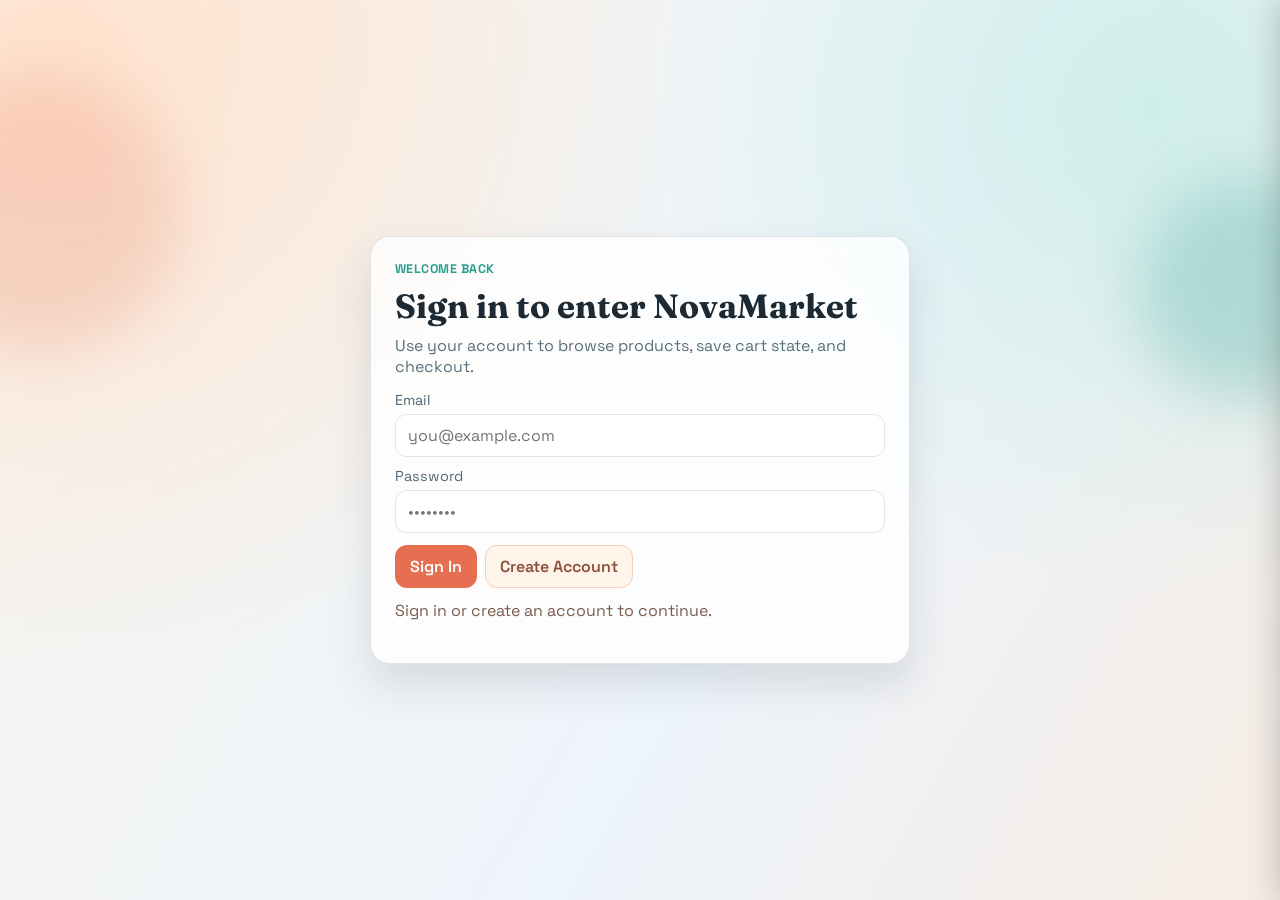
<file: WebShop.Web/wwwroot/index.html>
<!doctype html>
<html lang="en">
<head>
  <meta charset="UTF-8" />
  <meta name="viewport" content="width=device-width, initial-scale=1.0" />
  <title>NovaMarket | Modern WebShop</title>
  <link rel="stylesheet" href="styles.css" />
</head>
<body>
  <div class="bg-orb orb-a"></div>
  <div class="bg-orb orb-b"></div>

  <section id="authGate" class="auth-gate">
    <article class="auth-card glass">
      <p class="kicker">Welcome Back</p>
      <h2>Sign in to enter NovaMarket</h2>
      <p class="auth-sub">Use your account to browse products, save cart state, and checkout.</p>

      <div class="auth-grid">
        <label>
          <span>Email</span>
          <input id="gateEmailInput" type="email" placeholder="you@example.com" />
        </label>
        <label>
          <span>Password</span>
          <input id="gatePasswordInput" type="password" placeholder="••••••••" />
        </label>
      </div>

      <div class="auth-actions">
        <button id="gateLoginBtn" class="btn btn-primary">Sign In</button>
        <button id="gateRegisterBtn" class="btn btn-soft">Create Account</button>
      </div>
      <p id="gateStatusText" class="auth-status">Sign in or create an account to continue.</p>
    </article>
  </section>

  <div id="shopShell" class="hidden">

  <header class="topbar glass">
    <div class="brand">
      <span class="brand-mark">NM</span>
      <div>
        <h1>NovaMarket</h1>
        <p>Curated gear for work and play</p>
      </div>
    </div>

    <div class="auth-box">
      <input id="emailInput" type="email" placeholder="Email" />
      <input id="passwordInput" type="password" placeholder="Password" />
      <button id="loginBtn" class="btn btn-primary">Sign In</button>
      <button id="registerBtn" class="btn btn-soft">Register</button>
      <button id="logoutBtn" class="btn btn-ghost">Logout</button>
    </div>
  </header>

  <nav class="nav-strip glass">
    <a href="/" data-route="home">Home</a>
    <a href="#catalog">Catalog</a>
    <a href="#collections">Collections</a>
    <a href="#" id="navOpenCart">Cart</a>
  </nav>

  <main class="page">
    <section id="homeView">
    <section class="hero glass reveal">
      <div>
        <p class="kicker">Spring Tech Drop</p>
        <h2>Not just a shop. A storefront experience.</h2>
        <p>
          Explore high-quality picks, track your cart live, and browse categories in a premium web layout.
        </p>
      </div>
      <div class="hero-cta">
        <button id="shopNowBtn" class="btn btn-primary">Shop Now</button>
        <button id="openCartBtn" class="btn btn-soft">Open Cart</button>
      </div>
    </section>

    <section class="chip-strip glass reveal">
      <div class="chip-strip-head">
        <h3>Browse by Category</h3>
        <button id="clearChipFilterBtn" class="btn btn-ghost">Clear</button>
      </div>
      <div id="categoryChips" class="chips"></div>
    </section>

    <section id="collections" class="collections glass reveal">
      <div class="collections-head">
        <h3>Featured Collections</h3>
        <p>Quick storefront lanes without images.</p>
      </div>
      <div class="collection-row">
        <button class="collection-card" data-collection="new">Fresh Releases</button>
        <button class="collection-card" data-collection="budget">Under EUR 40</button>
        <button class="collection-card" data-collection="low-stock">Limited Stock</button>
        <button class="collection-card" data-collection="premium">Premium Picks</button>
      </div>
    </section>

    <section class="featured glass reveal">
      <div class="featured-head">
        <h3>Featured Today</h3>
        <div class="featured-actions">
          <button id="featuredPrevBtn" class="btn btn-ghost">Prev</button>
          <button id="featuredNextBtn" class="btn btn-ghost">Next</button>
          <button id="featuredOpenBtn" class="btn btn-primary">View</button>
        </div>
      </div>
      <div id="featuredContent" class="featured-content"></div>
    </section>

    <section id="catalog" class="catalog glass reveal">
      <div class="catalog-top">
        <h3>Catalog</h3>
        <p id="statusText">Loading products...</p>
      </div>

      <div class="filters">
        <input id="searchInput" type="text" placeholder="Search name, brand, description" />
        <select id="categorySelect"></select>
        <input id="minPriceInput" type="number" min="0" placeholder="Min EUR" />
        <input id="maxPriceInput" type="number" min="0" placeholder="Max EUR" />
        <button id="searchBtn" class="btn btn-primary">Search</button>
        <button id="resetBtn" class="btn btn-soft">Reset</button>
      </div>

      <div id="productGrid" class="product-grid"></div>
    </section>
    </section>

    <section id="productView" class="product-view glass hidden">
      <button id="productBackBtn" class="btn btn-ghost">Back To Catalog</button>
      <article class="product-hero">
        <div id="routeProductThumb" class="route-thumb">NM</div>
        <div class="product-hero-body">
          <p id="routeProductBrand" class="kicker">Brand</p>
          <h2 id="routeProductTitle">Product</h2>
          <p id="routeProductMeta" class="route-meta">EUR 0.00</p>
          <p id="routeProductDescription" class="route-desc">Description</p>
          <div class="hero-cta">
            <button id="routeAddToCartBtn" class="btn btn-primary">Add To Cart</button>
            <button id="routeOpenCartBtn" class="btn btn-soft">Open Cart</button>
          </div>
        </div>
      </article>

      <section class="route-section">
        <h3>Recent Reviews</h3>
        <div id="routeReviewList" class="review-list"></div>
      </section>

      <section class="route-section">
        <h3>You Might Also Like</h3>
        <div id="routeRecoGrid" class="product-grid"></div>
      </section>
    </section>
  </main>
  </div>

  <aside id="cartDrawer" class="cart-drawer">
    <div class="cart-header">
      <h3>Your Cart</h3>
      <button id="closeCartBtn" class="btn btn-ghost">Close</button>
    </div>
    <div id="cartItems" class="cart-items"></div>
    <div class="cart-footer">
      <input id="shippingInput" type="text" placeholder="Shipping address" />
      <input id="discountInput" type="text" placeholder="Discount code (optional)" />
      <div class="cart-total-row">
        <span>Total</span>
        <strong id="cartTotal">EUR 0.00</strong>
      </div>
      <button id="checkoutBtn" class="btn btn-primary">Checkout</button>
    </div>
  </aside>

  <dialog id="productDialog" class="product-dialog">
    <article>
      <header>
        <h3 id="dialogTitle"></h3>
        <button id="dialogCloseBtn" class="btn btn-ghost">Close</button>
      </header>
      <p id="dialogMeta"></p>
      <p id="dialogDescription"></p>
      <div class="dialog-actions">
        <button id="dialogAddBtn" class="btn btn-primary">Add To Cart</button>
      </div>
      <h4>Recent Reviews</h4>
      <div id="reviewList" class="review-list"></div>
    </article>
  </dialog>

  <script src="app.js"></script>
</body>
</html>
</file>
<file: WebShop.Web/wwwroot/styles.css>
@import url('https://fonts.googleapis.com/css2?family=Space+Grotesk:wght@400;500;700&family=Fraunces:opsz,wght@9..144,600;9..144,700&display=swap');

:root {
  --bg: #f5f0e8;
  --card: rgba(255, 255, 255, 0.82);
  --ink: #1d2a33;
  --muted: #59707c;
  --primary: #e76f51;
  --primary-dark: #c75a3f;
  --accent: #2a9d8f;
  --line: rgba(30, 40, 52, 0.12);
  --shadow: 0 20px 40px rgba(35, 40, 51, 0.12);
}

* { box-sizing: border-box; }

body {
  margin: 0;
  min-height: 100vh;
  font-family: 'Space Grotesk', sans-serif;
  color: var(--ink);
  background:
    radial-gradient(circle at 5% 5%, #ffe3ce 0%, transparent 42%),
    radial-gradient(circle at 90% 12%, #cfeeea 0%, transparent 35%),
    linear-gradient(120deg, #f8f4ed, #edf4fb 60%, #f6ece4);
}

.bg-orb {
  position: fixed;
  border-radius: 999px;
  filter: blur(30px);
  z-index: -1;
}

.auth-gate {
  min-height: 100vh;
  display: grid;
  place-items: center;
  padding: 20px;
}

.auth-card {
  width: min(540px, 95vw);
  border-radius: 20px;
  padding: 24px;
}

.auth-card h2 {
  margin: 8px 0;
  font-family: 'Fraunces', serif;
  font-size: clamp(1.5rem, 4vw, 2.1rem);
}

.auth-sub {
  margin: 0 0 14px;
  color: var(--muted);
}

.auth-grid {
  display: grid;
  grid-template-columns: 1fr;
  gap: 10px;
}

.auth-grid label span {
  display: block;
  font-size: 0.9rem;
  margin-bottom: 5px;
  color: #4f6775;
}

.auth-grid input {
  width: 100%;
}

.auth-actions {
  margin-top: 12px;
  display: flex;
  gap: 8px;
}

.auth-status {
  margin-top: 12px;
  color: #7a5b4c;
  min-height: 1.4em;
}

.orb-a {
  width: 280px;
  height: 280px;
  background: rgba(231, 111, 81, 0.2);
  top: 72px;
  left: -100px;
}

.orb-b {
  width: 220px;
  height: 220px;
  background: rgba(42, 157, 143, 0.25);
  right: -80px;
  top: 180px;
}

.topbar {
  margin: 18px auto;
  width: min(1280px, 95vw);
  padding: 14px 16px;
  border-radius: 18px;
  display: flex;
  justify-content: space-between;
  align-items: center;
  gap: 16px;
}

.nav-strip {
  position: sticky;
  top: 10px;
  z-index: 70;
  margin: 0 auto 12px;
  width: min(1280px, 95vw);
  border-radius: 14px;
  padding: 10px 12px;
  display: flex;
  align-items: center;
  gap: 16px;
}

.nav-strip a {
  text-decoration: none;
  color: var(--ink);
  font-weight: 600;
  font-size: 0.95rem;
  padding: 6px 10px;
  border-radius: 999px;
}

.nav-strip a:hover {
  background: #fff0e2;
  color: #914730;
}

.glass {
  backdrop-filter: blur(10px);
  background: var(--card);
  border: 1px solid var(--line);
  box-shadow: var(--shadow);
}

.brand {
  display: flex;
  gap: 12px;
  align-items: center;
}

.brand h1 {
  margin: 0;
  font-family: 'Fraunces', serif;
  font-size: 1.5rem;
}

.brand p {
  margin: 0;
  color: var(--muted);
  font-size: 0.9rem;
}

.brand-mark {
  display: inline-grid;
  place-items: center;
  width: 42px;
  height: 42px;
  border-radius: 12px;
  background: linear-gradient(135deg, var(--primary), #f6ad55);
  color: white;
  font-weight: 700;
}

.auth-box {
  display: flex;
  gap: 8px;
  flex-wrap: wrap;
  justify-content: flex-end;
}

input, select {
  border: 1px solid var(--line);
  border-radius: 12px;
  padding: 10px 12px;
  font: inherit;
  background: rgba(255, 255, 255, 0.94);
  min-width: 140px;
}

.btn {
  border: 1px solid transparent;
  border-radius: 12px;
  padding: 10px 14px;
  font: inherit;
  font-weight: 600;
  cursor: pointer;
  transition: transform 0.15s ease, background 0.15s ease;
}

.btn:hover { transform: translateY(-1px); }

.btn-primary {
  background: var(--primary);
  color: white;
}

.btn-primary:hover { background: var(--primary-dark); }

.btn-soft {
  background: #fff4ea;
  color: #8d4f3d;
  border-color: #f1cfbb;
}

.btn-ghost {
  background: white;
  border-color: var(--line);
  color: var(--ink);
}

.page {
  width: min(1280px, 95vw);
  margin: 0 auto 24px;
  display: grid;
  gap: 16px;
}

.hero {
  display: flex;
  justify-content: space-between;
  gap: 16px;
  padding: 24px;
  border-radius: 20px;
}

.hero h2 {
  margin: 6px 0 8px;
  font-family: 'Fraunces', serif;
  font-size: clamp(1.5rem, 2.8vw, 2.5rem);
}

.kicker {
  margin: 0;
  color: var(--accent);
  font-weight: 700;
  letter-spacing: 0.04em;
  text-transform: uppercase;
  font-size: 0.78rem;
}

.hero p { margin: 0; color: var(--muted); max-width: 62ch; }

.hero-cta { display: flex; gap: 10px; align-items: end; }

.chip-strip, .collections {
  border-radius: 18px;
  padding: 14px;
}

.chip-strip-head, .collections-head {
  display: flex;
  align-items: center;
  justify-content: space-between;
}

.chips {
  margin-top: 10px;
  display: flex;
  flex-wrap: wrap;
  gap: 8px;
}

.chip {
  border: 1px solid #e7d3c4;
  border-radius: 999px;
  padding: 7px 12px;
  background: #fff;
  color: #79574b;
  cursor: pointer;
  font-weight: 600;
}

.chip.active {
  background: #ffe6d7;
  color: #8f412d;
  border-color: #edbca4;
}

.collection-row {
  margin-top: 12px;
  display: grid;
  grid-template-columns: repeat(4, minmax(0, 1fr));
  gap: 10px;
}

.collection-card {
  border: 1px solid #dec8b7;
  border-radius: 14px;
  background: linear-gradient(140deg, #fff8f2, #f5fffd);
  padding: 14px;
  text-align: left;
  font: inherit;
  font-weight: 700;
  color: #32505e;
  cursor: pointer;
}

.collection-card:hover {
  border-color: #d1a38d;
  transform: translateY(-1px);
}

.featured, .catalog {
  border-radius: 18px;
  padding: 16px;
}

.featured-head, .catalog-top {
  display: flex;
  justify-content: space-between;
  align-items: center;
  margin-bottom: 12px;
}

.featured-content {
  border: 1px dashed #dfc6b8;
  border-radius: 14px;
  padding: 14px;
  background: #fff8f2;
}

.filters {
  display: grid;
  grid-template-columns: 1.5fr 1fr 0.7fr 0.7fr auto auto;
  gap: 10px;
  margin-bottom: 14px;
}

.product-grid {
  display: grid;
  grid-template-columns: repeat(auto-fill, minmax(220px, 1fr));
  gap: 14px;
}

.product-card {
  border-radius: 16px;
  border: 1px solid var(--line);
  background: white;
  overflow: hidden;
  box-shadow: 0 8px 18px rgba(30, 35, 40, 0.08);
  animation: rise 0.4s ease;
}

.product-thumb {
  height: 108px;
  display: grid;
  place-items: center;
  color: white;
  font-weight: 700;
  font-size: 1.2rem;
}

.product-body { padding: 12px; }
.product-title { margin: 0 0 8px; font-size: 1rem; min-height: 2.6em; }
.product-meta { display: flex; justify-content: space-between; align-items: center; }
.price { font-weight: 700; color: #244f80; }
.stock { color: #2f7b3e; font-size: 0.85rem; }
.stock.oos { color: #a42d2d; }
.card-actions { margin-top: 10px; display: flex; gap: 8px; }

.badges { display: flex; gap: 6px; flex-wrap: wrap; margin-bottom: 8px; }
.badge {
  border-radius: 999px;
  font-size: 0.72rem;
  padding: 4px 8px;
  font-weight: 700;
}
.badge.new { background: #d8f6de; color: #1f6d31; }
.badge.deal { background: #ffe9ce; color: #8f5b15; }
.badge.low { background: #ffe0e0; color: #912c2c; }
.badge.pop { background: #dde9ff; color: #30598f; }

.cart-drawer {
  position: fixed;
  right: -430px;
  top: 0;
  width: min(420px, 92vw);
  height: 100vh;
  background: #fefbf6;
  box-shadow: -10px 0 30px rgba(16, 18, 20, 0.24);
  border-left: 1px solid #efdcca;
  padding: 16px;
  transition: right 0.25s ease;
  z-index: 100;
  display: grid;
  grid-template-rows: auto 1fr auto;
}

.cart-drawer.open { right: 0; }
.cart-header { display: flex; justify-content: space-between; align-items: center; }
.cart-items { overflow: auto; margin: 10px 0; }
.cart-item { border-bottom: 1px solid var(--line); padding: 10px 0; }
.cart-total-row { display: flex; justify-content: space-between; margin: 12px 0; }

.product-dialog {
  border: none;
  border-radius: 16px;
  width: min(760px, 92vw);
  padding: 0;
}

.product-dialog article { padding: 16px; }
.product-dialog::backdrop { background: rgba(9, 11, 14, 0.6); }
.product-dialog header { display: flex; justify-content: space-between; align-items: center; }
.review-list { display: grid; gap: 8px; max-height: 260px; overflow: auto; }
.review-item { background: #f8fbff; border: 1px solid #dce7f1; border-radius: 10px; padding: 10px; }

.product-view {
  border-radius: 18px;
  padding: 16px;
}

.product-hero {
  margin-top: 10px;
  display: grid;
  grid-template-columns: 160px 1fr;
  gap: 14px;
  border: 1px solid #eadfd3;
  border-radius: 14px;
  padding: 14px;
  background: #fffdf9;
}

.route-thumb {
  width: 160px;
  height: 160px;
  border-radius: 14px;
  display: grid;
  place-items: center;
  color: white;
  font-size: 2rem;
  font-weight: 700;
}

.route-meta {
  font-weight: 700;
  color: #244f80;
}

.route-desc {
  color: var(--muted);
  max-width: 72ch;
}

.route-section {
  margin-top: 14px;
}

.hidden {
  display: none;
}

.reveal { animation: fadeIn 0.5s ease both; }

@keyframes fadeIn {
  from { opacity: 0; transform: translateY(8px); }
  to { opacity: 1; transform: translateY(0); }
}

@keyframes rise {
  from { opacity: 0; transform: translateY(6px); }
  to { opacity: 1; transform: translateY(0); }
}

@media (max-width: 980px) {
  .collection-row { grid-template-columns: 1fr 1fr; }
  .filters { grid-template-columns: 1fr 1fr; }
  .hero { flex-direction: column; }
  .topbar { flex-direction: column; align-items: flex-start; }
  .product-hero { grid-template-columns: 1fr; }
  .route-thumb { width: 100%; }
}
</file>
